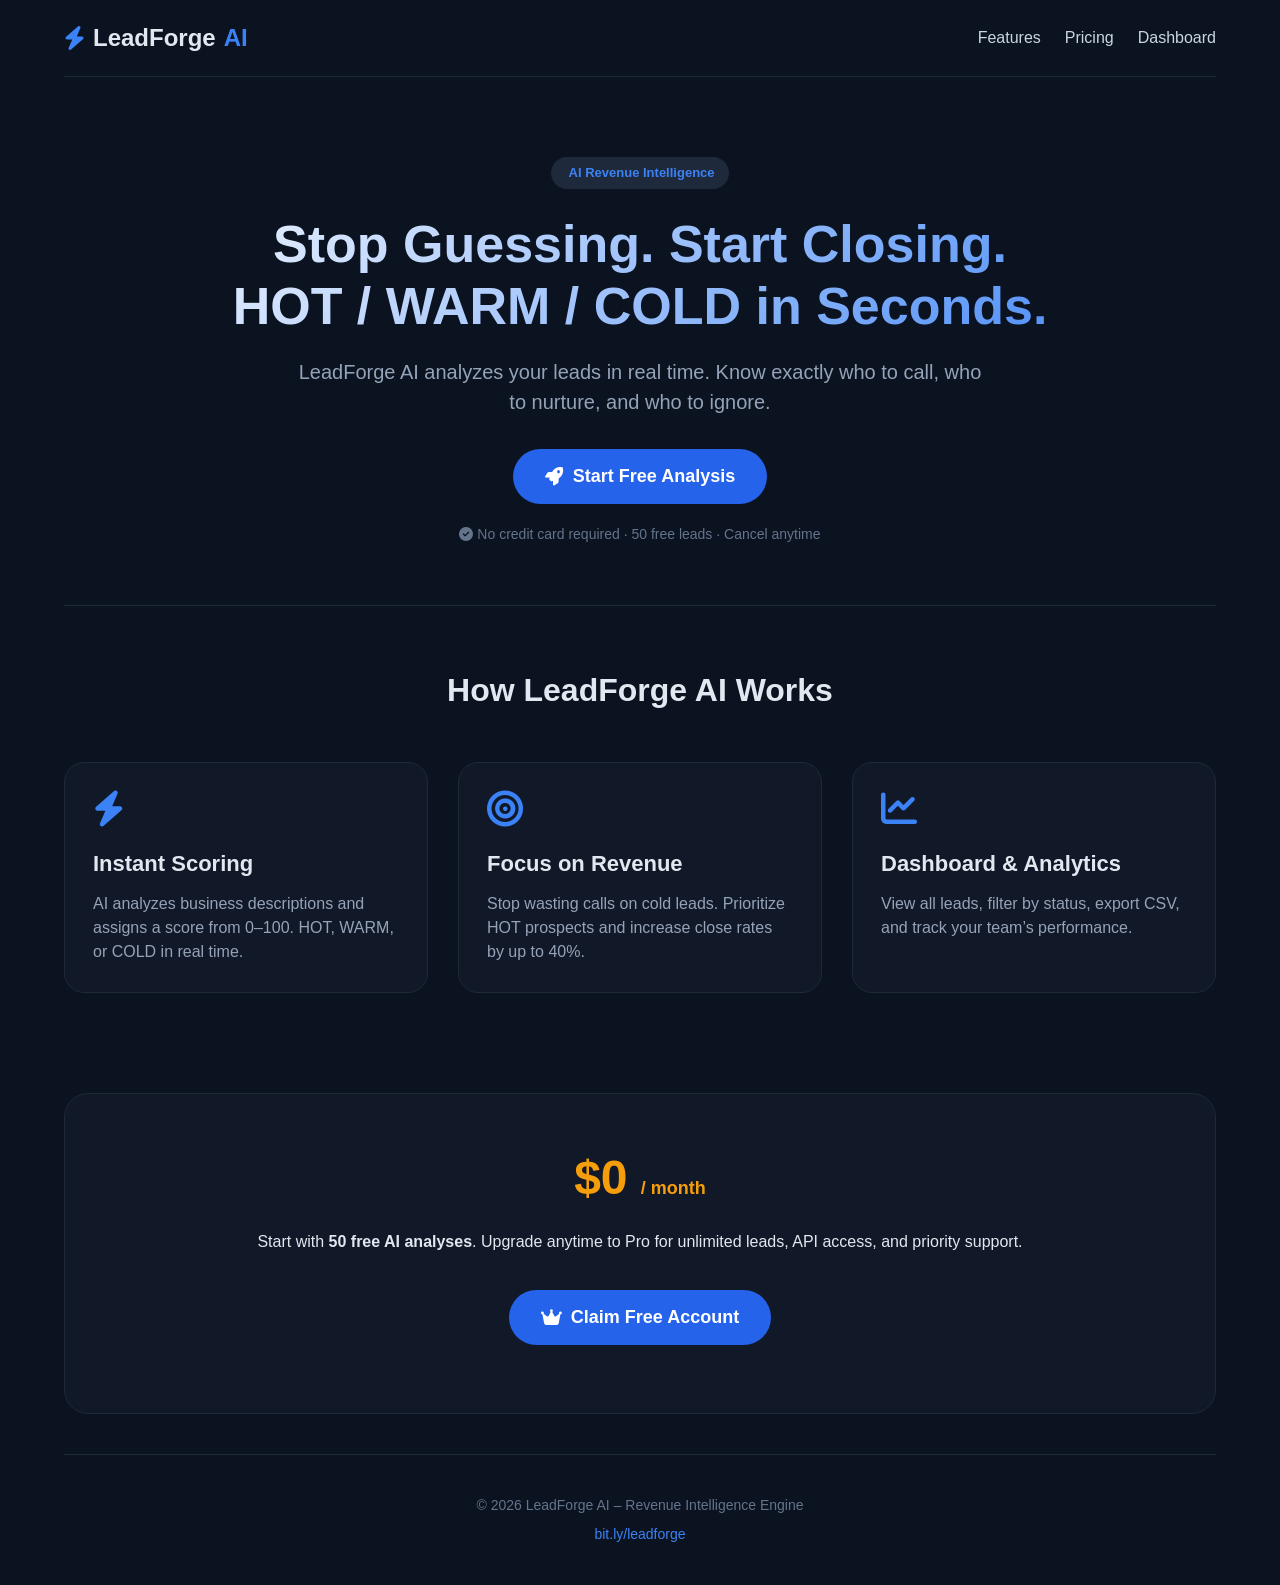
<file: docs/index.html>
<!DOCTYPE html>
<html lang="en">
<head>
    <meta charset="UTF-8">
    <meta name="viewport" content="width=device-width, initial-scale=1.0, viewport-fit=cover">
    <meta name="description" content="LeadForge AI – AI-powered lead scoring that tells you exactly which leads are HOT, WARM, or COLD. Free tier available. No credit card required.">
    <title>LeadForge AI | AI Lead Scoring & Sales Intelligence</title>
    <link rel="stylesheet" href="https://cdnjs.cloudflare.com/ajax/libs/font-awesome/6.5.0/css/all.min.css">
    <style>
        * {
            margin: 0;
            padding: 0;
            box-sizing: border-box;
        }

        body {
            font-family: -apple-system, BlinkMacSystemFont, 'Segoe UI', Roboto, Helvetica, Arial, sans-serif;
            background: #0b1220;
            color: #e2e8f0;
            line-height: 1.5;
        }

        .container {
            max-width: 1200px;
            margin: 0 auto;
            padding: 0 24px;
        }

        /* Header / Nav */
        .navbar {
            display: flex;
            justify-content: space-between;
            align-items: center;
            padding: 20px 0;
            flex-wrap: wrap;
            gap: 16px;
            border-bottom: 1px solid #1f2937;
        }

        .logo {
            font-size: 24px;
            font-weight: 800;
            display: flex;
            align-items: center;
            gap: 8px;
        }

        .logo i {
            color: #3b82f6;
        }

        .logo span {
            color: #3b82f6;
        }

        .nav-links {
            display: flex;
            gap: 24px;
        }

        .nav-links a {
            color: #cbd5e1;
            text-decoration: none;
            transition: color 0.2s;
        }

        .nav-links a:hover {
            color: #3b82f6;
        }

        /* Hero */
        .hero {
            padding: 80px 0 60px;
            text-align: center;
        }

        .badge {
            display: inline-block;
            background: #1e293b;
            color: #3b82f6;
            padding: 6px 14px;
            border-radius: 30px;
            font-size: 13px;
            font-weight: 600;
            margin-bottom: 24px;
        }

        h1 {
            font-size: 52px;
            font-weight: 800;
            line-height: 1.2;
            margin-bottom: 20px;
            background: linear-gradient(135deg, #ffffff, #3b82f6);
            -webkit-background-clip: text;
            -webkit-text-fill-color: transparent;
            background-clip: text;
        }

        .subheadline {
            font-size: 20px;
            color: #94a3b8;
            max-width: 700px;
            margin: 0 auto 32px;
        }

        .cta-button {
            display: inline-flex;
            align-items: center;
            gap: 10px;
            background: #2563eb;
            color: white;
            font-weight: 700;
            padding: 14px 32px;
            border-radius: 40px;
            text-decoration: none;
            font-size: 18px;
            transition: all 0.2s;
            margin-bottom: 20px;
        }

        .cta-button:hover {
            background: #1d4ed8;
            transform: scale(1.02);
            box-shadow: 0 10px 20px -5px #1e3a8a;
        }

        .trust-badge {
            font-size: 14px;
            color: #64748b;
        }

        /* Features Grid */
        .features {
            padding: 60px 0;
            border-top: 1px solid #1f2937;
        }

        .section-title {
            text-align: center;
            font-size: 32px;
            font-weight: 700;
            margin-bottom: 48px;
        }

        .grid {
            display: grid;
            grid-template-columns: repeat(auto-fit, minmax(280px, 1fr));
            gap: 30px;
        }

        .card {
            background: #111827;
            border: 1px solid #1f2937;
            border-radius: 20px;
            padding: 28px;
            transition: transform 0.2s;
        }

        .card:hover {
            transform: translateY(-4px);
            border-color: #3b82f6;
        }

        .card i {
            font-size: 36px;
            color: #3b82f6;
            margin-bottom: 20px;
        }

        .card h3 {
            font-size: 22px;
            margin-bottom: 12px;
        }

        .card p {
            color: #94a3b8;
        }

        /* Pricing / Offer */
        .offer {
            background: #111827;
            border-radius: 24px;
            padding: 48px 32px;
            text-align: center;
            margin: 40px 0;
            border: 1px solid #1f2937;
        }

        .price {
            font-size: 48px;
            font-weight: 800;
            color: #f59e0b;
        }

        .offer .cta-button {
            margin-top: 20px;
        }

        /* Footer */
        footer {
            border-top: 1px solid #1f2937;
            padding: 40px 0;
            text-align: center;
            color: #64748b;
            font-size: 14px;
        }

        @media (max-width: 768px) {
            h1 {
                font-size: 36px;
            }
            .subheadline {
                font-size: 18px;
            }
            .navbar {
                flex-direction: column;
            }
        }
    </style>
</head>
<body>
    <div class="container">
        <!-- Navigation -->
        <div class="navbar">
            <div class="logo">
                <i class="fa-solid fa-bolt"></i> LeadForge<span>AI</span>
            </div>
            <div class="nav-links">
                <a href="#features">Features</a>
                <a href="#pricing">Pricing</a>
                <a href="https://robodata74.pythonanywhere.com" target="_blank">Dashboard</a>
            </div>
        </div>

        <!-- Hero Section -->
        <div class="hero">
            <div class="badge">
                <i class="fa-solid fa-sparkles"></i> AI Revenue Intelligence
            </div>
            <h1>Stop Guessing. Start Closing.<br>HOT / WARM / COLD in Seconds.</h1>
            <div class="subheadline">
                LeadForge AI analyzes your leads in real time. Know exactly who to call, who to nurture, and who to ignore.
            </div>
            <a href="https://robodata74.pythonanywhere.com" class="cta-button" target="_blank">
                <i class="fa-solid fa-rocket"></i> Start Free Analysis
            </a>
            <div class="trust-badge">
                <i class="fa-solid fa-check-circle"></i> No credit card required · 50 free leads · Cancel anytime
            </div>
        </div>

        <!-- Features Section -->
        <div id="features" class="features">
            <div class="section-title">How LeadForge AI Works</div>
            <div class="grid">
                <div class="card">
                    <i class="fa-solid fa-bolt"></i>
                    <h3>Instant Scoring</h3>
                    <p>AI analyzes business descriptions and assigns a score from 0–100. HOT, WARM, or COLD in real time.</p>
                </div>
                <div class="card">
                    <i class="fa-solid fa-bullseye"></i>
                    <h3>Focus on Revenue</h3>
                    <p>Stop wasting calls on cold leads. Prioritize HOT prospects and increase close rates by up to 40%.</p>
                </div>
                <div class="card">
                    <i class="fa-solid fa-chart-line"></i>
                    <h3>Dashboard & Analytics</h3>
                    <p>View all leads, filter by status, export CSV, and track your team’s performance.</p>
                </div>
            </div>
        </div>

        <!-- Pricing / Offer -->
        <div id="pricing" class="offer">
            <div class="price">$0 <span style="font-size: 18px;">/ month</span></div>
            <p style="margin: 16px 0;">Start with <strong>50 free AI analyses</strong>. Upgrade anytime to Pro for unlimited leads, API access, and priority support.</p>
            <a href="https://robodata74.pythonanywhere.com" class="cta-button" target="_blank">
                <i class="fa-solid fa-crown"></i> Claim Free Account
            </a>
        </div>

        <!-- Footer -->
        <footer>
            <p>© 2026 LeadForge AI – Revenue Intelligence Engine</p>
            <p style="margin-top: 8px;">
                <a href="https://bit.ly/leadforge" style="color:#3b82f6; text-decoration:none;">bit.ly/leadforge</a>
            </p>
        </footer>
    </div>
</body>
</html>
</file>
